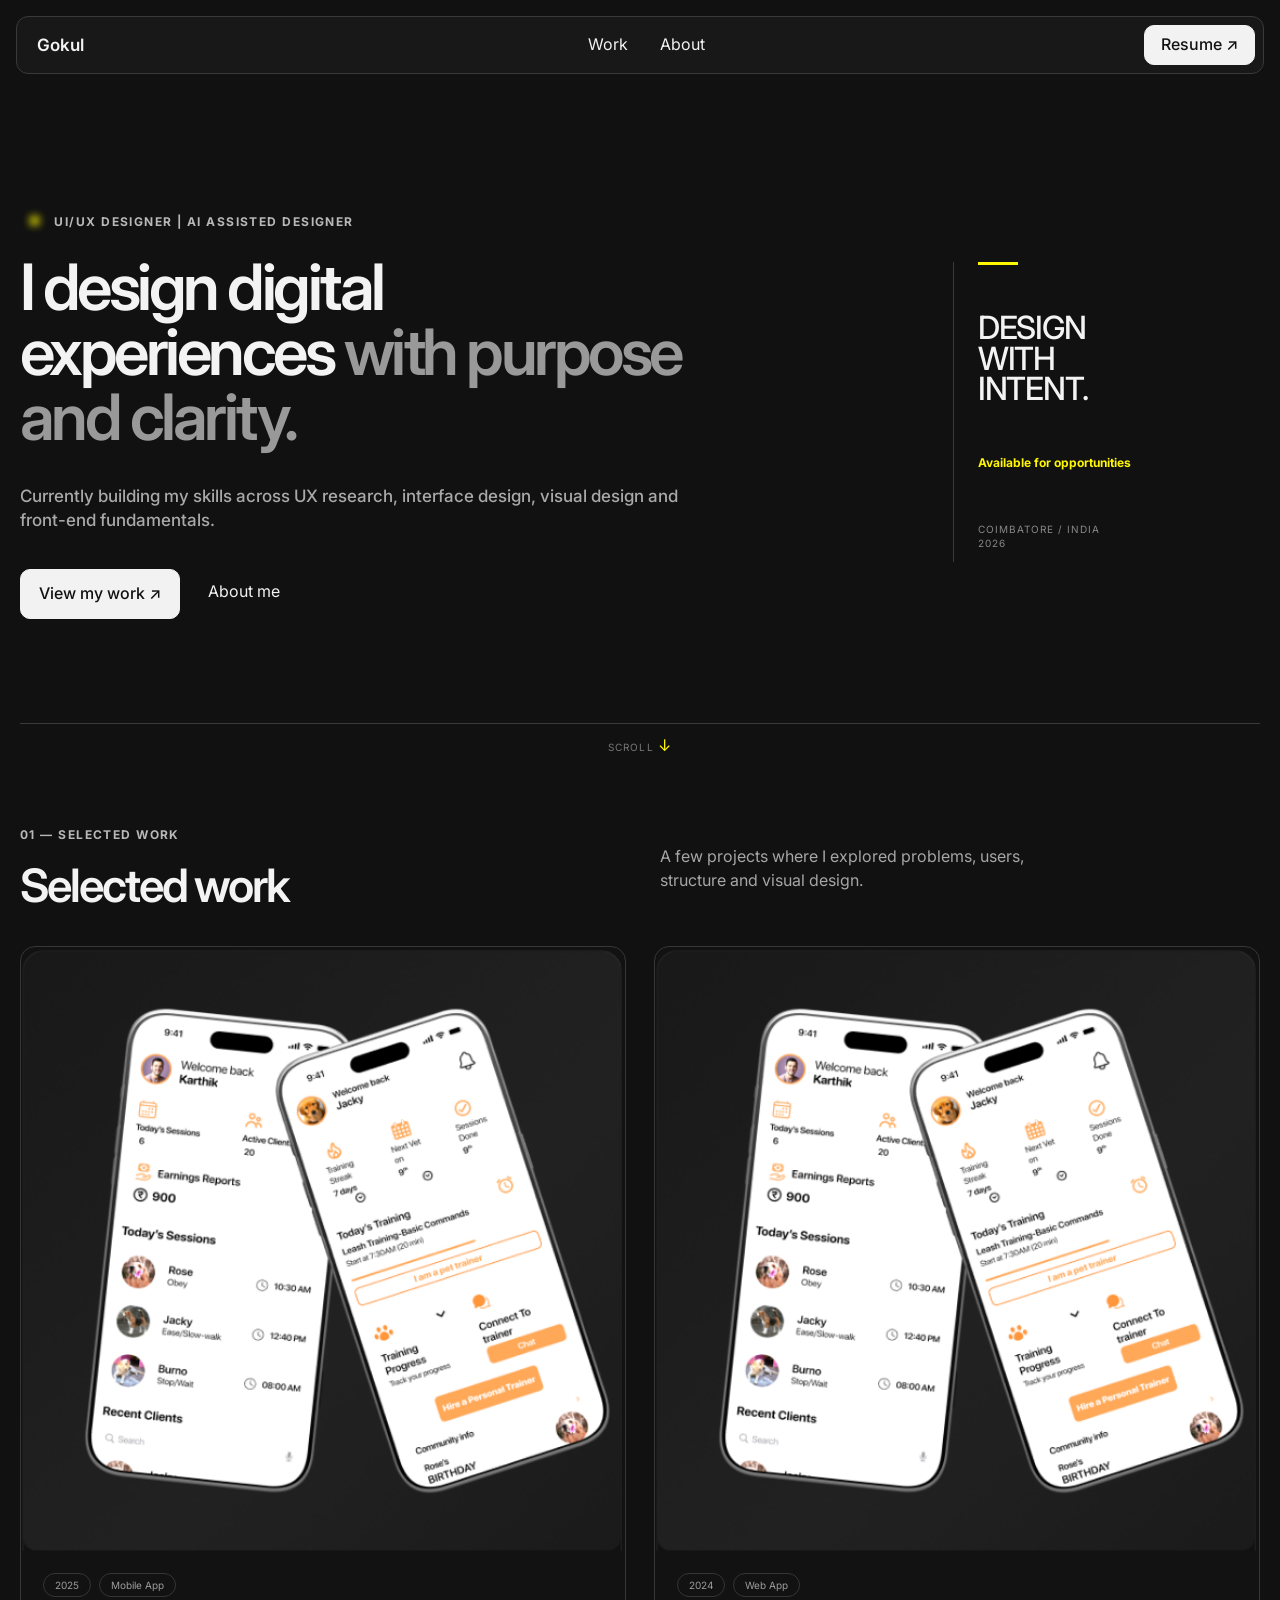
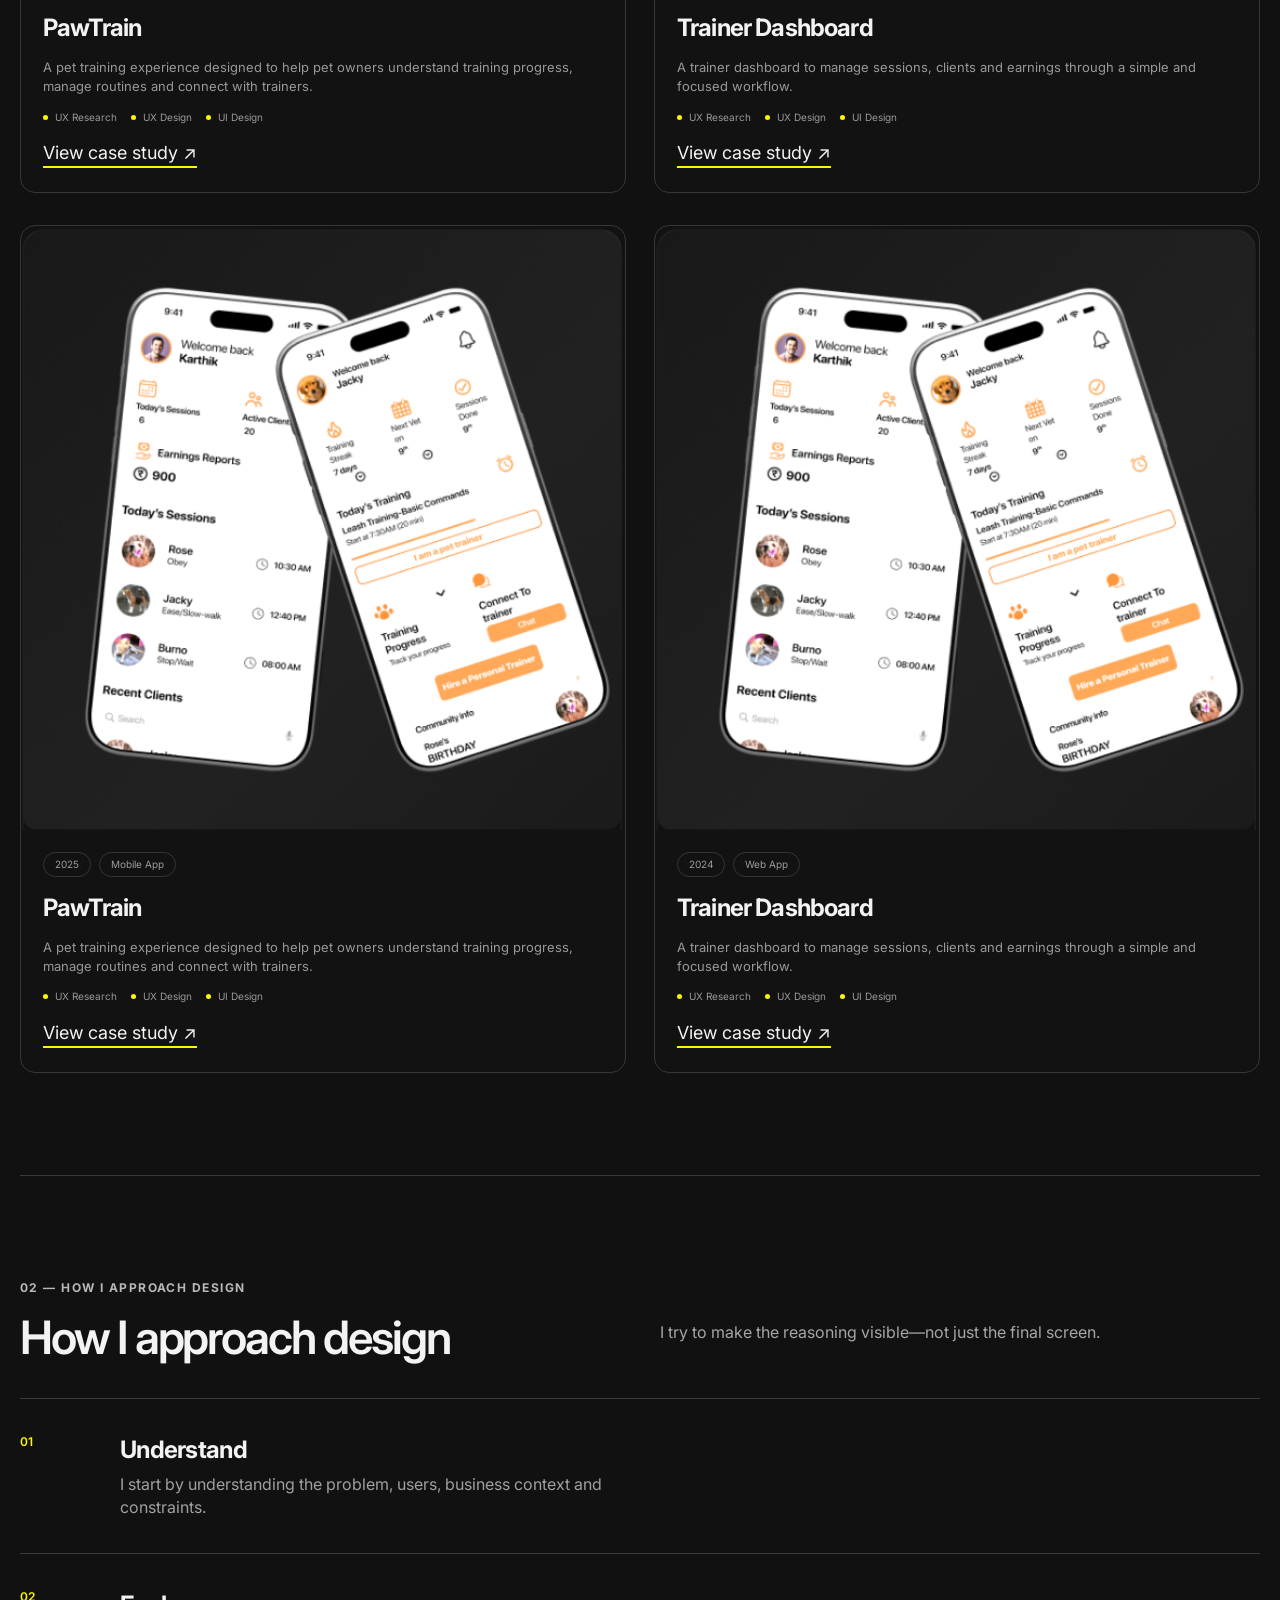
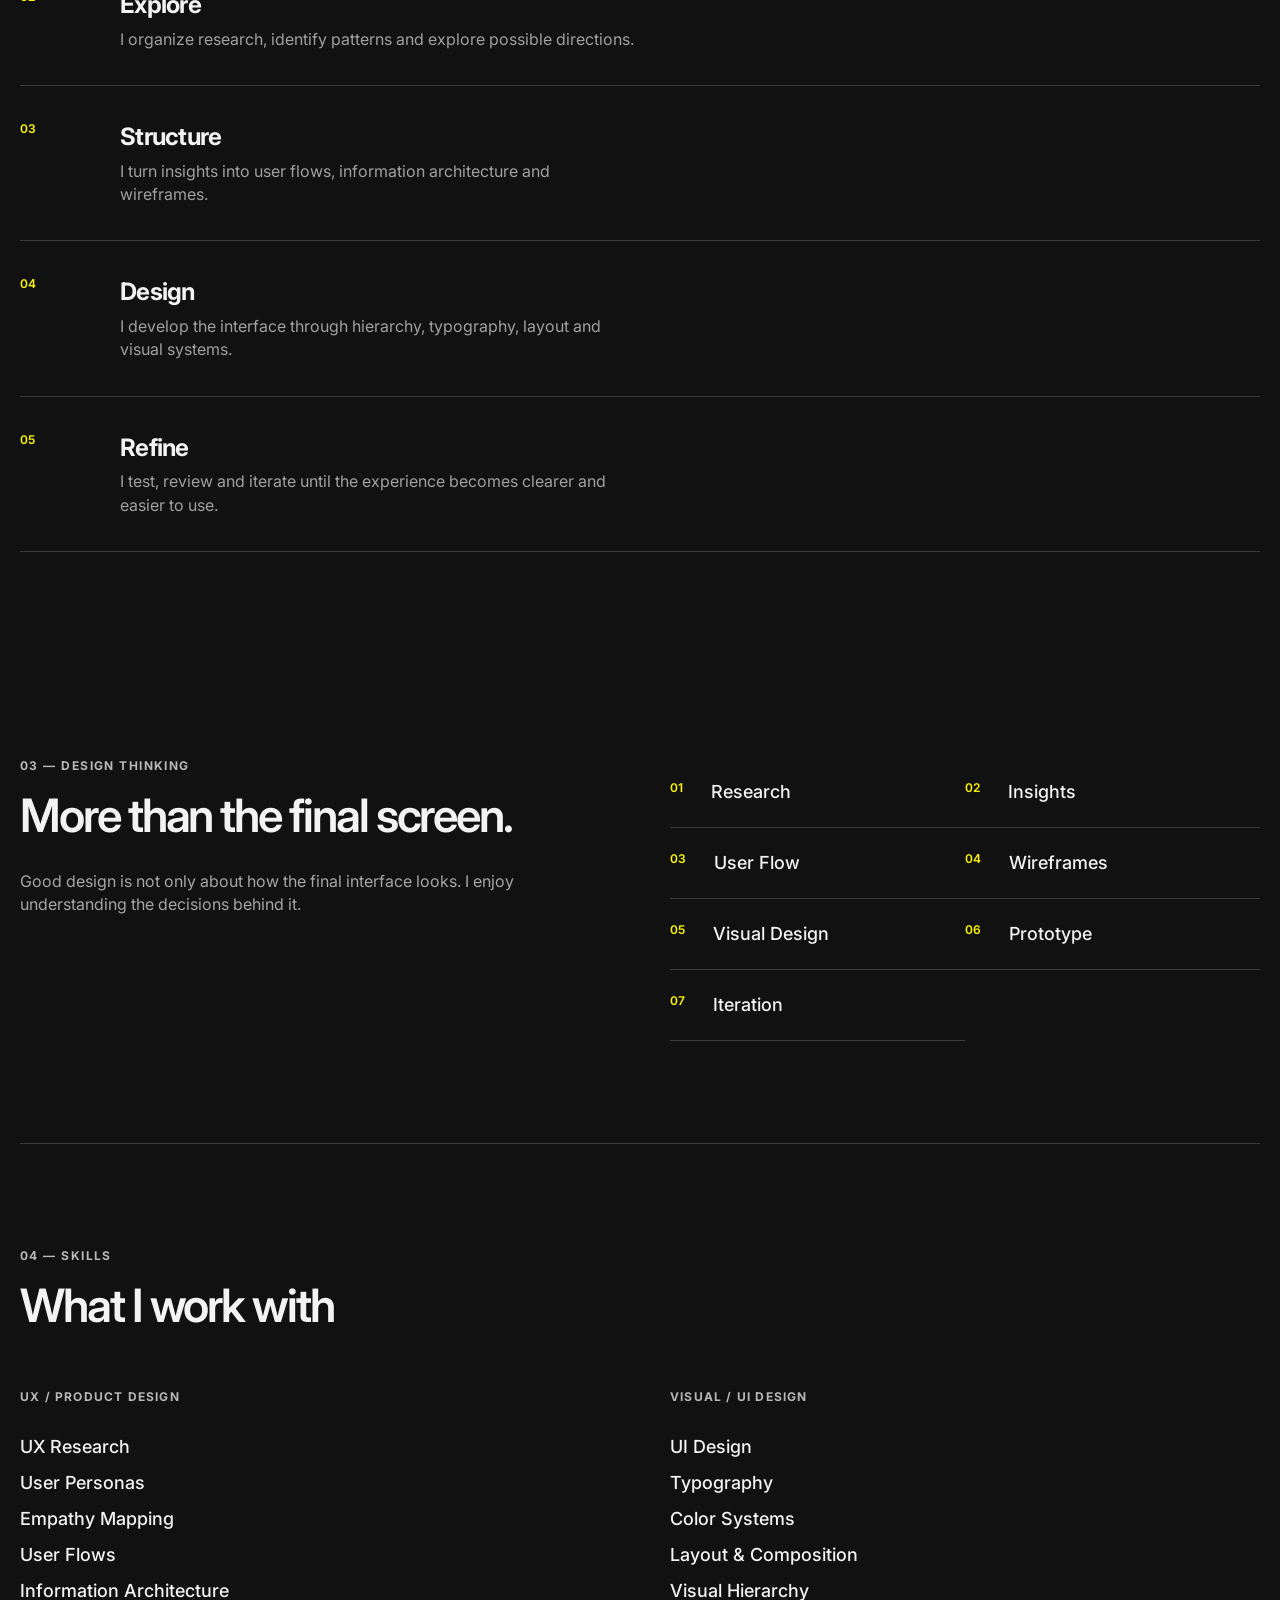
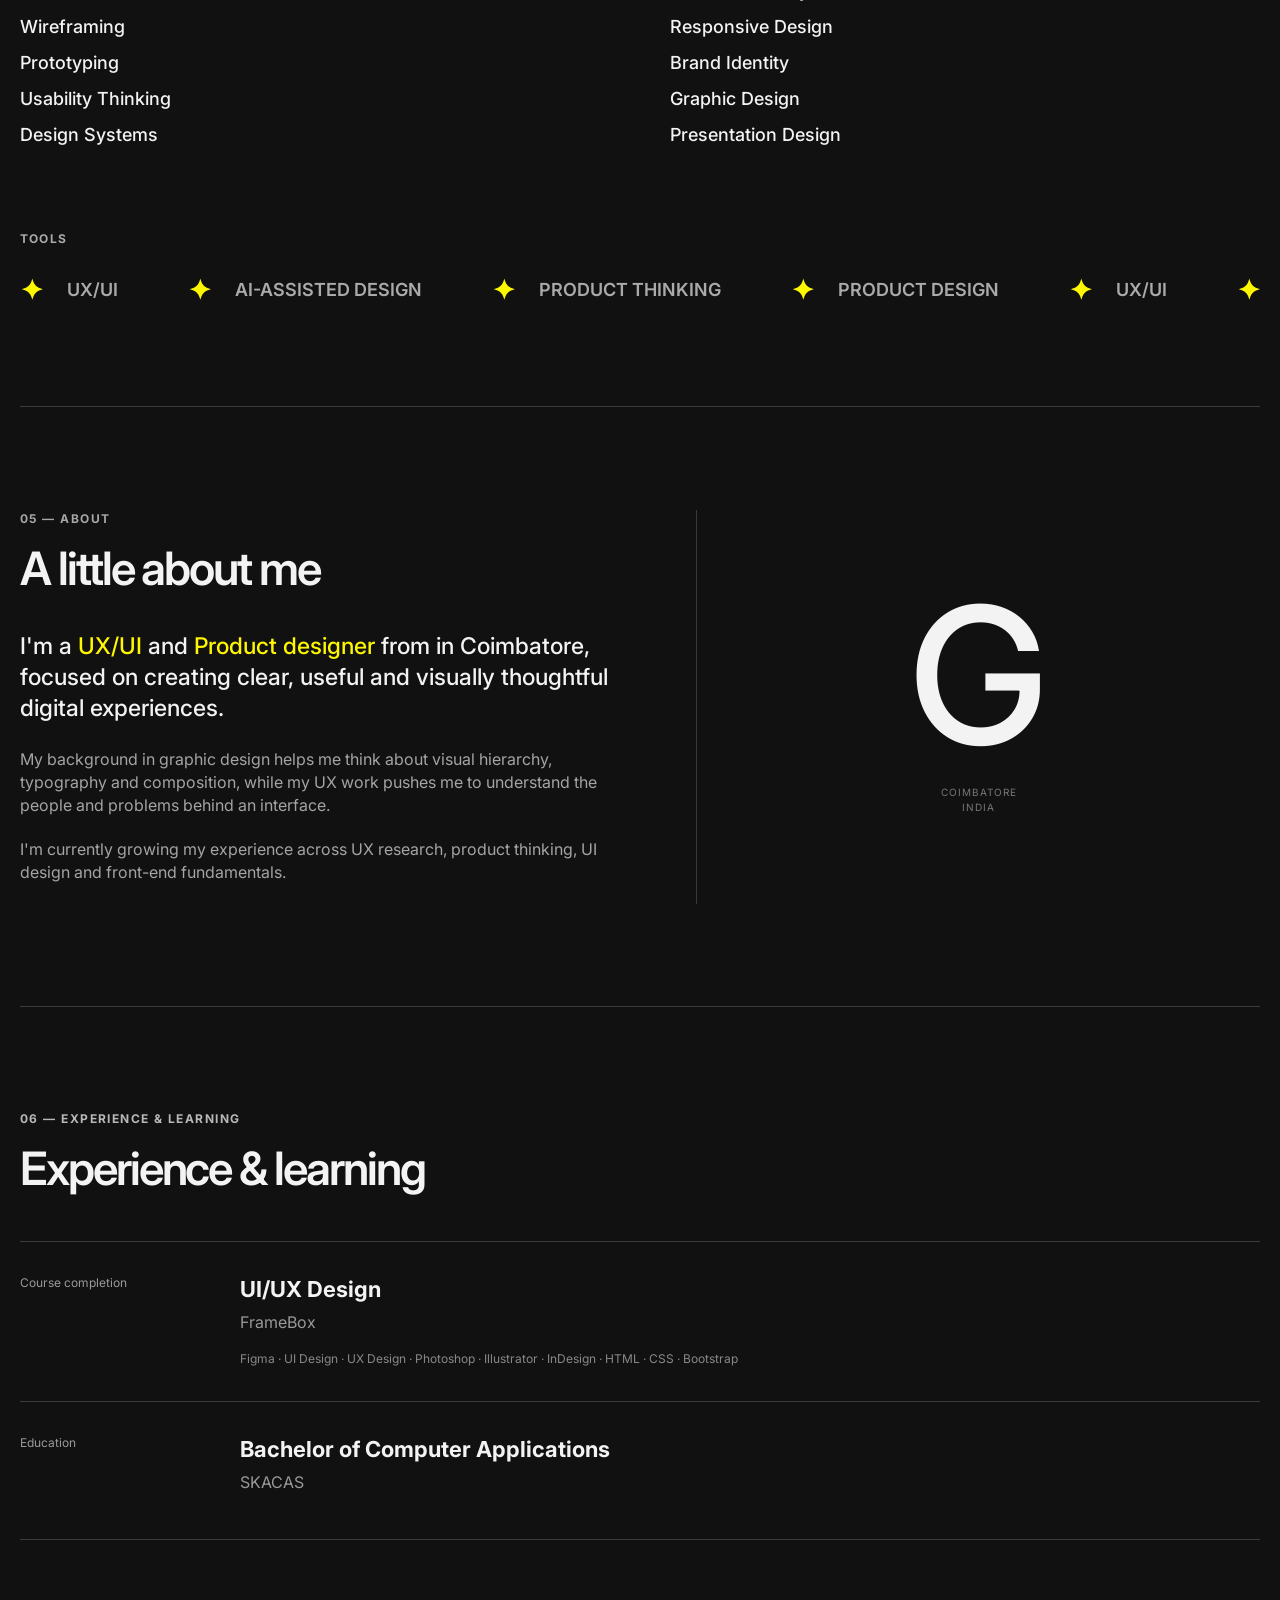
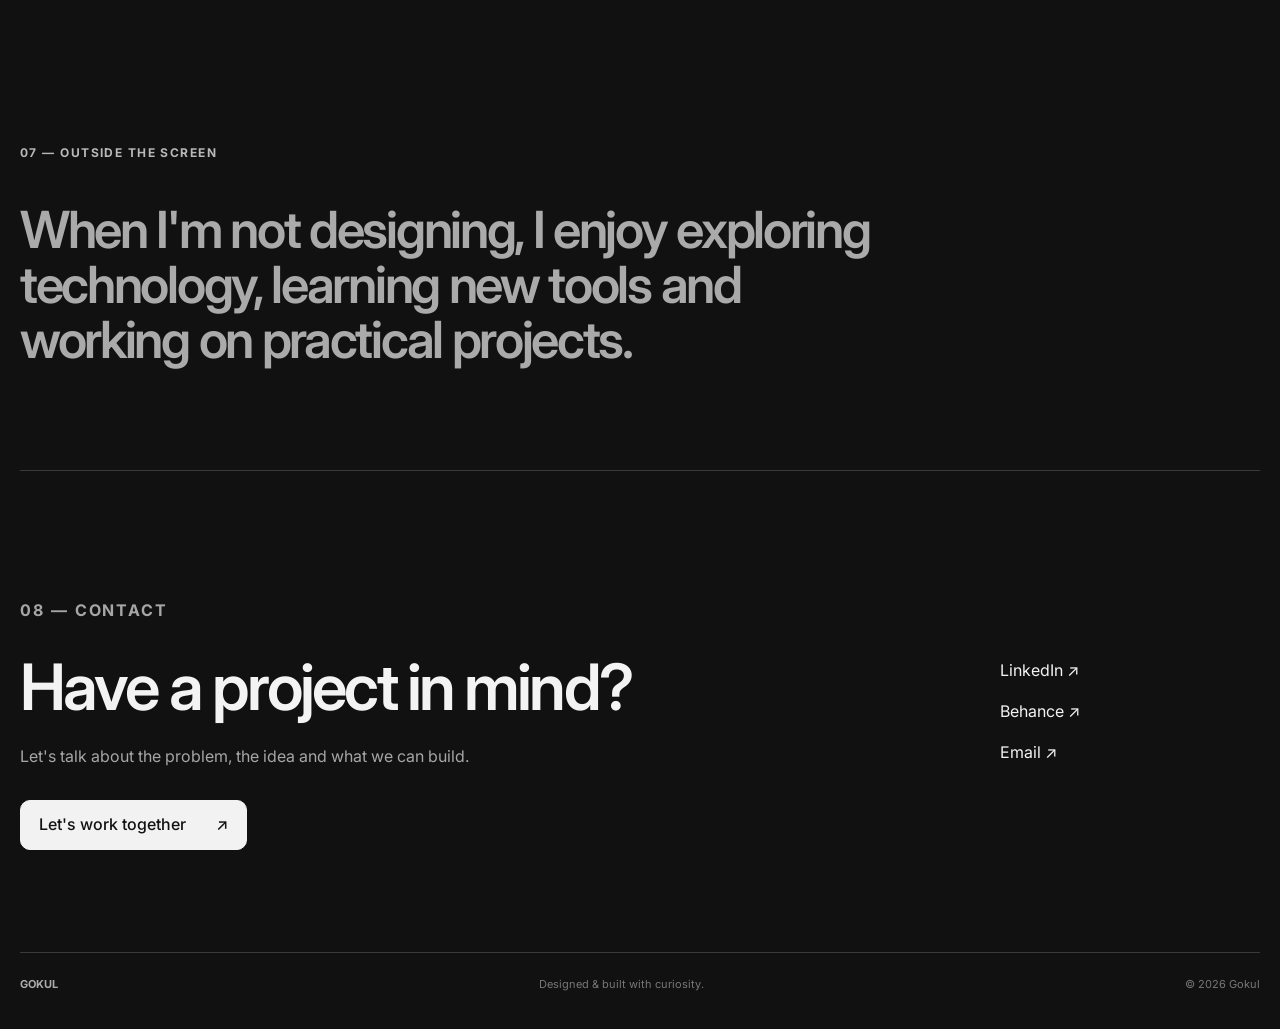
<file: index.html>
<!DOCTYPE html>
<html lang="en">
<head>
  <meta charset="UTF-8">
  <meta name="viewport" content="width=device-width, initial-scale=1.0">
  <meta name="description" content="Gokul — UI/UX Designer and Product Designer portfolio.">
  <title>Gokul — UI/UX Designer</title>
  <link rel="preconnect" href="https://fonts.googleapis.com">
  <link rel="preconnect" href="https://fonts.gstatic.com" crossorigin>
  <link href="https://fonts.googleapis.com/css2?family=Inter:wght@400;500;600;700&display=swap" rel="stylesheet">
  <link rel="stylesheet" href="style.css">
</head>
<body>
  <header class="site-nav">
    <a class="logo" href="#top" aria-label="Gokul home">Gokul</a>
    <nav class="nav-links" aria-label="Primary navigation">
      <a href="work.html">Work</a>
      <a href="about.html">About</a>
    </nav>
    <a class="button button-small" href="#" aria-label="Download resume">Resume ↗</a>
    <button class="menu-button" type="button" aria-label="Open menu" aria-expanded="false">
      <span></span><span></span><span></span>
    </button>
  </header>

  <main id="top">
    <section class="hero section">
      <div class="hero-main reveal">
        <p class="eyebrow">
         <img src="Text.png" alt="" class="accent-dot">
        UI/UX DESIGNER | AI Assisted Designer</p>
        <h1>I design digital<br>experiences <span>with purpose<br>and clarity.</span></h1>
        <p class="hero-copy">Currently building my skills across UX research, interface design, visual design and front-end fundamentals.</p>
        <div class="hero-actions">
          <a class="button" href="work.html">View my work ↗</a>
          <a class="text-link" href="#about">About me</a>
        </div>
      </div>
      <aside class="hero-side reveal">
        <span class="side-line"></span>
        <h2>DESIGN<br>WITH<br>INTENT.</h2>
        <strong>Available for opportunities</strong>
        <small>COIMBATORE / INDIA<br>2026</small>
      </aside>
      <div class="scroll-note">SCROLL <span>↓</span></div>
    </section>

    <section id="work" class="section work-section">
      <div class="section-heading reveal">
        <div>
          <p class="eyebrow">01 — SELECTED WORK</p>
          <h2>Selected work</h2>
        </div>
        <p>A few projects where I explored problems, users,<br>structure and visual design.</p>
      </div>

      <div class="work-grid">
        <article class="project-card reveal">
          <div class="project-media pawtrain-media">
            <img src="pawtrain-preview.png" alt="PawTrain mobile app screens">
          </div>
          <div class="project-body">
            <div class="tags"><span>2025</span><span>Mobile App</span></div>
            <h3>PawTrain</h3>
            <p>A pet training experience designed to help pet owners understand training progress, manage routines and connect with trainers.</p>
            <div class="skills-line"><span>UX Research</span><span>UX Design</span><span>UI Design</span></div>
            <a class="case-link" href="#">View case study ↗</a>
          </div>
        </article>

        <article class="project-card reveal">
          <div class="project-media dashboard-media">
           <img src="pawtrain-preview.png" alt="PawTrain mobile app screens"></div>
          <div class="project-body">
            <div class="tags"><span>2024</span><span>Web App</span></div>
            <h3>Trainer Dashboard</h3>
            <p>A trainer dashboard to manage sessions, clients and earnings through a simple and focused workflow.</p>
            <div class="skills-line"><span>UX Research</span><span>UX Design</span><span>UI Design</span></div>
            <a class="case-link" href="#">View case study ↗</a>
          </div>
        </article>

        <article class="project-card reveal">
          <div class="project-media pawtrain-media">
            <img src="pawtrain-preview.png" alt="PawTrain mobile app screens">
          </div>
          <div class="project-body">
            <div class="tags"><span>2025</span><span>Mobile App</span></div>
            <h3>PawTrain</h3>
            <p>A pet training experience designed to help pet owners understand training progress, manage routines and connect with trainers.</p>
            <div class="skills-line"><span>UX Research</span><span>UX Design</span><span>UI Design</span></div>
            <a class="case-link" href="#">View case study ↗</a>
          </div>
        </article>

       <article class="project-card reveal">
          <div class="project-media dashboard-media">
           <img src="pawtrain-preview.png" alt="PawTrain mobile app screens"></div>
          <div class="project-body">
            <div class="tags"><span>2024</span><span>Web App</span></div>
            <h3>Trainer Dashboard</h3>
            <p>A trainer dashboard to manage sessions, clients and earnings through a simple and focused workflow.</p>
            <div class="skills-line"><span>UX Research</span><span>UX Design</span><span>UI Design</span></div>
            <a class="case-link" href="#">View case study ↗</a>
          </div>
        </article>
    </section>

    <section class="section process-section">
      <div class="section-heading reveal">
        <div>
          <p class="eyebrow">02 — HOW I APPROACH DESIGN</p>
          <h2>How I approach design</h2>
        </div>
        <p>I try to make the reasoning visible—not just the final screen.</p>
      </div>

      <div class="process-list">
        <div class="process-row reveal"><span>01</span><div><h3>Understand</h3><p>I start by understanding the problem, users, business context and constraints.</p></div></div>
        <div class="process-row reveal"><span>02</span><div><h3>Explore</h3><p>I organize research, identify patterns and explore possible directions.</p></div></div>
        <div class="process-row reveal"><span>03</span><div><h3>Structure</h3><p>I turn insights into user flows, information architecture and wireframes.</p></div></div>
        <div class="process-row reveal"><span>04</span><div><h3>Design</h3><p>I develop the interface through hierarchy, typography, layout and visual systems.</p></div></div>
        <div class="process-row reveal"><span>05</span><div><h3>Refine</h3><p>I test, review and iterate until the experience becomes clearer and easier to use.</p></div></div>
      </div>
    </section>

    <section class="section thinking-section">
      <div class="thinking-copy reveal">
        <p class="eyebrow">03 — DESIGN THINKING</p>
        <h2>More than the final screen.</h2>
        <p>Good design is not only about how the final interface looks. I enjoy understanding the decisions behind it.</p>
      </div>
      <div class="thinking-list">
        <div class="thinking-item reveal"><span>01</span>Research</div>
        <div class="thinking-item reveal"><span>02</span>Insights</div>
        <div class="thinking-item reveal"><span>03</span>User Flow</div>
        <div class="thinking-item reveal"><span>04</span>Wireframes</div>
        <div class="thinking-item reveal"><span>05</span>Visual Design</div>
        <div class="thinking-item reveal"><span>06</span>Prototype</div>
        <div class="thinking-item reveal"><span>07</span>Iteration</div>
      </div>
    </section>

    <section class="section skills-section">
      <div class="section-title reveal">
        <p class="eyebrow">04 — SKILLS</p>
        <h2>What I work with</h2>
      </div>
      <div class="skills-columns">
        <div class="skill-group reveal">
          <h3>UX / PRODUCT DESIGN</h3>
          <ul>
            <li>UX Research</li><li>User Personas</li><li>Empathy Mapping</li><li>User Flows</li>
            <li>Information Architecture</li><li>Wireframing</li><li>Prototyping</li><li>Usability Thinking</li><li>Design Systems</li>
          </ul>
        </div>
        <div class="skill-group reveal">
          <h3>VISUAL / UI DESIGN</h3>
          <ul>
            <li>UI Design</li><li>Typography</li><li>Color Systems</li><li>Layout &amp; Composition</li>
            <li>Visual Hierarchy</li><li>Responsive Design</li><li>Brand Identity</li><li>Graphic Design</li><li>Presentation Design</li>
          </ul>
        </div>
      </div>
      <div class="tools reveal">
  <h3>TOOLS</h3>

  <div class="ticker">
    <div class="ticker-track">

      <div class="ticker-item">
        <span class="ticker-star">✦</span>
        UX/UI
      </div>

      <div class="ticker-item">
        <span class="ticker-star">✦</span>
        AI-ASSISTED DESIGN
      </div>

      <div class="ticker-item">
        <span class="ticker-star">✦</span>
        PRODUCT THINKING
      </div>

      <div class="ticker-item">
        <span class="ticker-star">✦</span>
        PRODUCT DESIGN
      </div>

      <!-- Duplicate -->
      <div class="ticker-item">
        <span class="ticker-star">✦</span>
        UX/UI
      </div>

      <div class="ticker-item">
        <span class="ticker-star">✦</span>
        AI-ASSISTED DESIGN
      </div>

      <div class="ticker-item">
        <span class="ticker-star">✦</span>
        PRODUCT THINKING
      </div>

      <div class="ticker-item">
        <span class="ticker-star">✦</span>
        PRODUCT DESIGN
      </div>

    </div>
  </div>
</div>
    </section>

    <section id="about" class="section about-section">
      <div class="about-copy reveal">
        <p class="eyebrow">05 — ABOUT</p>
        <h2>A little about me</h2>
        <p class="about-lead">I'm a <mark>UX/UI</mark> and <mark>Product designer</mark> from in Coimbatore, focused on creating clear, useful and visually thoughtful digital experiences.</p>
        <p>My background in graphic design helps me think about visual hierarchy, typography and composition, while my UX work pushes me to understand the people and problems behind an interface.</p>
        <p>I'm currently growing my experience across UX research, product thinking, UI design and front-end fundamentals.</p>
      </div>
      <div class="about-mark reveal">
        <strong>G</strong>
        <small>COIMBATORE<br>INDIA</small>
      </div>
    </section>

    <section class="section experience-section">
      <div class="section-title reveal">
        <p class="eyebrow">06 — EXPERIENCE &amp; LEARNING</p>
        <h2>Experience &amp; learning</h2>
      </div>
      <div class="experience-list">
        <div class="experience-row reveal">
          <span>Course completion</span>
          <div><h3>UI/UX Design</h3><p>FrameBox</p><small>Figma · UI Design · UX Design · Photoshop · Illustrator · InDesign · HTML · CSS · Bootstrap</small></div>
        </div>
        <div class="experience-row reveal">
          <span>Education</span>
          <div><h3>Bachelor of Computer Applications</h3><p>SKACAS</p></div>
        </div>
      </div>
    </section>

    <section class="section outside-section">
      <p class="eyebrow reveal">07 — OUTSIDE THE SCREEN</p>
      <h2 class="reveal">When I'm not designing, I enjoy exploring technology, learning new tools and working on practical projects.</h2>
    </section>

    <section id="contact" class="section contact-section">
      <div class="contact-main reveal">
        <p class="eyebrow">08 — CONTACT</p>
        <h2>Have a project in mind?</h2>
        <p>Let's talk about the problem, the idea and what we can build.</p>
        <a class="button" href="mailto:gokulb020@gmail.com">Let's work together <span>↗</span></a>
      </div>
      <div class="contact-links reveal">
        <a href="https://www.linkedin.com/in/gokuluiux/" target="_blank" rel="noopener">LinkedIn ↗</a>
        <a href="#" target="_blank" rel="noopener">Behance ↗</a>
        <a href="mailto:gokulb020@gmail.com">Email ↗</a>
      </div>
    </section>
  </main>

  <footer class="footer">
    <strong>GOKUL</strong>
    <span>Designed &amp; built with curiosity.</span>
    <span>© 2026 Gokul</span>
  </footer>

  <script src="main.js"></script>
</body>
</html>
</file>
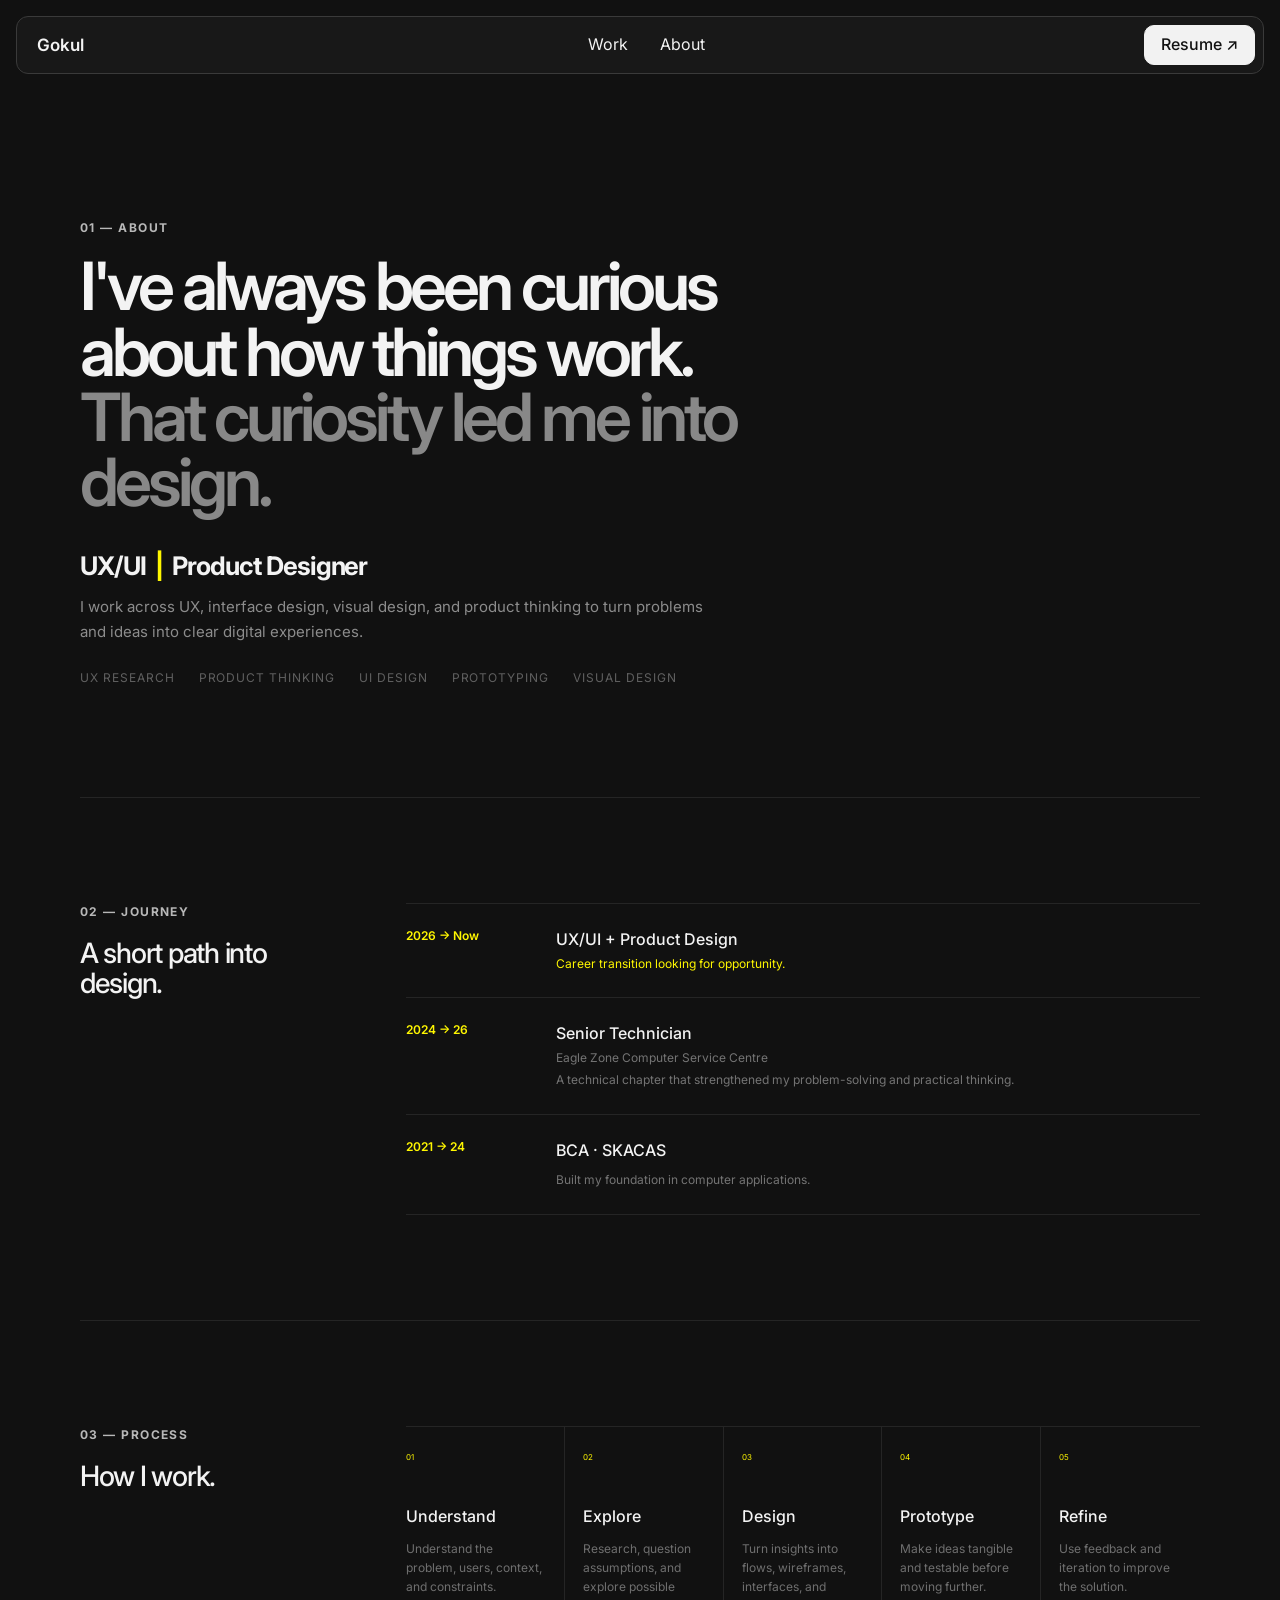
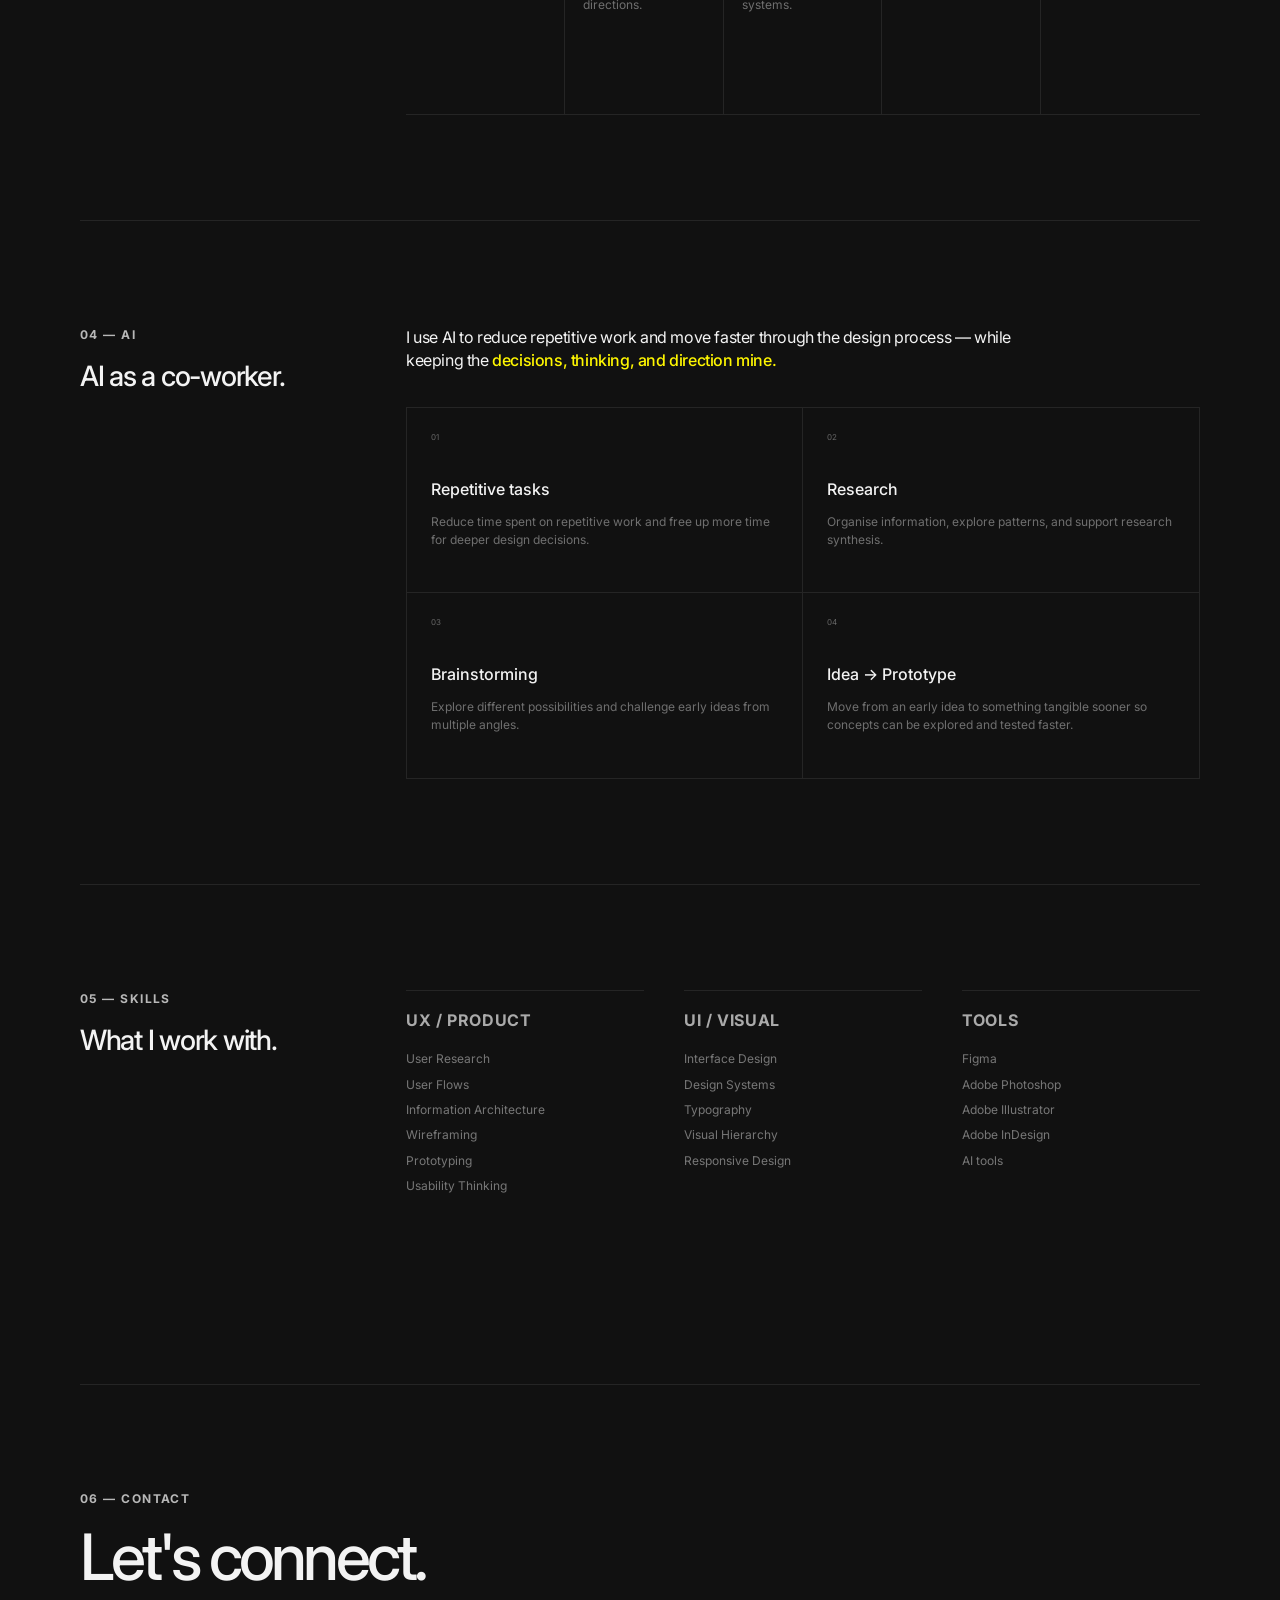
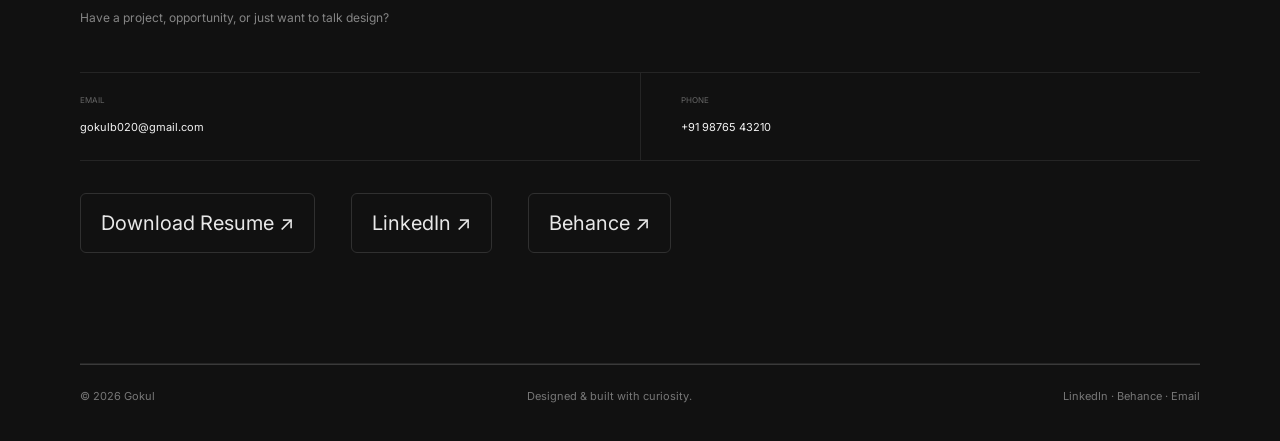
<file: about.html>
<!DOCTYPE html>
<html lang="en">
<head>
  <meta charset="UTF-8">
  <meta name="viewport" content="width=device-width, initial-scale=1.0">
  <meta name="description" content="About Gokul — UI/UX and Product Designer.">
  <title>About — Gokul</title>
  <link rel="preconnect" href="https://fonts.googleapis.com">
  <link rel="preconnect" href="https://fonts.gstatic.com" crossorigin>
  <link href="https://fonts.googleapis.com/css2?family=Inter:wght@400;500;600;700&display=swap" rel="stylesheet">
  <link rel="stylesheet" href="style.css">
  <link rel="stylesheet" href="about.css">
</head>
<body class="about-page">
  <header class="site-nav">
    <a class="logo" href="index.html" aria-label="Gokul home">Gokul</a>
    <nav class="nav-links" aria-label="Primary navigation">
      <a href="work.html">Work</a>
      <a href="about.html" aria-current="page">About</a>
    </nav>
    <a class="button button-small" href="#contact" aria-label="Go to contact">Resume ↗</a>
    <button class="menu-button" type="button" aria-label="Open menu" aria-expanded="false">
      <span></span><span></span><span></span>
    </button>
  </header>

  <main>
    <section class="about-intro about-shell reveal">
      <p class="eyebrow">01 — ABOUT</p>
      <h1>I've always been curious<br class="desktop-break"> about how things work.<br><span>That curiosity led me into design.</span></h1>
      <h2>UX/UI <i>|</i> Product Designer</h2>
      <p class="intro-copy">I work across UX, interface design, visual design, and product thinking to turn problems and ideas into clear digital experiences.</p>
      <div class="intro-tags" aria-label="Design areas">
        <span>UX RESEARCH</span>
        <span>PRODUCT THINKING</span>
        <span>UI DESIGN</span>
        <span>PROTOTYPING</span>
        <span>VISUAL DESIGN</span>
      </div>
    </section>

    <section class="about-section about-shell about-journey reveal">
      <div class="about-section-title">
        <p class="eyebrow">02 — Journey</p>
        <h2>A short path into design.</h2>
      </div>
      <div class="journey-list">
        <article class="journey-row">
          <div class="journey-year">2026 → Now</div>
          <div>
            <h3>UX/UI + Product Design</h3>
            <p class="highlight">Career transition looking for opportunity.</p>
          </div>
        </article>
        <article class="journey-row">
          <div class="journey-year">2024 → 26</div>
          <div>
            <h3>Senior Technician</h3>
            <p>Eagle Zone Computer Service Centre</p>
            <small>A technical chapter that strengthened my problem-solving and practical thinking.</small>
          </div>
        </article>
        <article class="journey-row">
          <div class="journey-year">2021 → 24</div>
          <div>
            <h3>BCA · SKACAS</h3>
            <small>Built my foundation in computer applications.</small>
          </div>
        </article>
      </div>
    </section>

    <section class="about-section about-shell process-about reveal">
      <div class="about-section-title">
        <p class="eyebrow">03 — Process</p>
        <h2>How I work.</h2>
      </div>
      <div class="process-grid">
        <article><span>01</span><h3>Understand</h3><p>Understand the problem, users, context, and constraints.</p></article>
        <article><span>02</span><h3>Explore</h3><p>Research, question assumptions, and explore possible directions.</p></article>
        <article><span>03</span><h3>Design</h3><p>Turn insights into flows, wireframes, interfaces, and systems.</p></article>
        <article><span>04</span><h3>Prototype</h3><p>Make ideas tangible and testable before moving further.</p></article>
        <article><span>05</span><h3>Refine</h3><p>Use feedback and iteration to improve the solution.</p></article>
      </div>
    </section>

    <section class="about-section about-shell ai-section reveal">
      <div class="about-section-title">
        <p class="eyebrow">04 — AI</p>
        <h2>AI as a co-worker.</h2>
      </div>
      <div class="ai-content">
        <p class="ai-lead">I use AI to reduce repetitive work and move faster through the design process — while keeping the <strong>decisions, thinking, and direction mine.</strong></p>
        <div class="ai-grid">
          <article><span>01</span><h3>Repetitive tasks</h3><p>Reduce time spent on repetitive work and free up more time for deeper design decisions.</p></article>
          <article><span>02</span><h3>Research</h3><p>Organise information, explore patterns, and support research synthesis.</p></article>
          <article><span>03</span><h3>Brainstorming</h3><p>Explore different possibilities and challenge early ideas from multiple angles.</p></article>
          <article><span>04</span><h3>Idea → Prototype</h3><p>Move from an early idea to something tangible sooner so concepts can be explored and tested faster.</p></article>
        </div>
      </div>
    </section>

    <section class="about-section about-shell skills-about reveal">
      <div class="about-section-title">
        <p class="eyebrow">05 — Skills</p>
        <h2>What I work with.</h2>
      </div>
      <div class="about-skills-grid">
        <div>
          <h3>UX / PRODUCT</h3>
          <ul>
            <li>User Research</li><li>User Flows</li><li>Information Architecture</li><li>Wireframing</li><li>Prototyping</li><li>Usability Thinking</li>
          </ul>
        </div>
        <div>
          <h3>UI / VISUAL</h3>
          <ul>
            <li>Interface Design</li><li>Design Systems</li><li>Typography</li><li>Visual Hierarchy</li><li>Responsive Design</li>
          </ul>
        </div>
        <div>
          <h3>TOOLS</h3>
          <ul>
            <li>Figma</li><li>Adobe Photoshop</li><li>Adobe Illustrator</li><li>Adobe InDesign</li><li>AI tools</li>
          </ul>
        </div>
      </div>
    </section>

    <section id="contact" class="about-section about-shell contact-about reveal">
      <p class="eyebrow">06 — Contact</p>
      <h2>Let's connect.</h2>
      <p class="contact-lead">Have a project, opportunity, or just want to talk design?</p>
      <div class="contact-details">
        <div><span>EMAIL</span><a href="mailto:gokulb020@gmail.com">gokulb020@gmail.com</a></div>
        <div><span>PHONE</span><a href="tel:+919876543210">+91 98765 43210</a></div>
      </div>
      <div class="contact-actions">
        <a class="about-link-accent" href="#">Download Resume ↗</a>
        <a href="https://www.linkedin.com/in/gokuluiux/" target="_blank" rel="noopener">LinkedIn ↗</a>
        <a href="#" target="_blank" rel="noopener">Behance ↗</a>
      </div>
    </section>
  </main>

  <footer class="footer about-footer">
    <span>© 2026 Gokul</span>
    <span>Designed &amp; built with curiosity.</span>
    <span>LinkedIn · Behance · Email</span>
  </footer>

  <script src="main.js"></script>
</body>
</html>
</file>
<file: style.css>
/* ------------------------------
   Gokul Portfolio
   Simple reusable CSS
------------------------------ */

:root {
  --bg: #111111;
  --surface: #171717;
  --surface-2: #1d1d1d;
  --text: #f3f3f3;
  --muted: #a5a5a5;
  --line: #3a3a3a;
  --accent: #fff700;
  --radius: 14px;
  --max-width: 1424px;
  --space: clamp(72px, 8vw, 128px);
}

* { box-sizing: border-box; }

html { scroll-behavior: smooth; }

body {
  margin: 0;
  background: var(--bg);
  color: var(--text);
  font-family: "Inter", Arial, sans-serif;
  font-size: 16px;
  line-height: 1.45;
  -webkit-font-smoothing: antialiased;
}

a { color: inherit; text-decoration: none; }

button, a { -webkit-tap-highlight-color: transparent; }

.site-nav {
  position: sticky;
  top: 16px;
  z-index: 10;
  width: calc(100% - 32px);
  max-width: 1424px;
  margin: 16px auto 0;
  padding: 8px 8px 8px 20px;
  min-height: 56px;
  display: grid;
  grid-template-columns: 1fr auto 1fr;
  align-items: center;
  background: #181818;
  border: 1px solid #3a3a3a;
  border-radius: 12px;
  backdrop-filter: blur(10px);
}

.logo { font-weight: 600; font-size: 17px; }

.nav-links {
  display: flex;
  gap: 32px;
  justify-content: center;
}

.nav-links a,
.text-link,
.contact-links a { transition: color .2s ease; }

.nav-links a:hover,
.text-link:hover,
.contact-links a:hover { color: var(--accent); }

.button {
  position: relative;
  isolation: isolate;
  overflow: hidden;
  display: inline-flex;
  align-items: center;
  justify-content: space-between;
  gap: 30px;
  min-height: 50px;
  padding: 0 18px;
  background: #f2f2f2;
  color: #111;
  border: 1px solid #f2f2f2;
  border-radius: 10px;
  font-weight: 500;
  transition: color .25s ease, transform .25s ease, border-color .25s ease;
}

.button::before {
  content: "";
  position: absolute;
  inset: 0;
  z-index: -1;
  background: var(--accent);
  transform: translateY(101%);
  transition: transform .25s ease;
}

.button span {
  display: inline-block;
  transition: transform .25s ease;
}

.button:hover {
  color: #111;
  border-color: var(--accent);
  transform: translateY(-3px);
}

.button:hover::before { transform: translateY(0); }
.button:hover span { transform: translateX(4px); }

.text-link {
  position: relative;
  padding-bottom: 4px;
}

.text-link::after,
.case-link::after {
  content: "";
  position: absolute;
  left: 0;
  bottom: -2px;
  width: 100%;
  height: 1px;
  background: var(--accent);
  transform: scaleX(0);
  transform-origin: right;
  transition: transform .25s ease;
}

.text-link:hover::after {
  transform: scaleX(1);
  transform-origin: left;
}

.button-small {
  justify-self: end;
  min-height: 40px;
  padding: 0 16px;
}

.menu-button { display: none; }

.section {
  width: min(calc(100% - 40px), var(--max-width));
  margin: 0 auto;
  padding: var(--space) 0;
}

.hero {
  min-height: 650px;
  display: grid;
  grid-template-columns: minmax(0, 2fr) minmax(280px, .7fr);
  column-gap: 56px;
  align-items: center;
  position: relative;
  padding-top: 130px;
  border-bottom: 1px solid var(--line);
}

.eyebrow {
  margin: 0 0 18px;
  color: #b8b8b8;
  font-size: 12px;
  font-weight: 700;
  letter-spacing: .12em;
  text-transform: uppercase;
}



.accent-dot {
  width: 30px;
  height: 30px;
  vertical-align: -10px;
  object-fit: contain;

  animation: dotBlink 2s ease-in-out infinite;
}

@keyframes dotBlink {
  0%, 100% {
    opacity: 1;
    transform: scale(1);
  }

  50% {
    opacity: 0.45;
    transform: scale(0.9);
  }
}        


.hero h1 {
  max-width: 900px;
  margin: 0;
  font-size: clamp(52px, 5vw, 72px);
  line-height: 1.02;
  letter-spacing: -.055em;
  font-weight: 600;
}

.hero h1 span { color: #999; }

.hero-copy {
  max-width: 680px;
  margin: 34px 0 36px;
  color: #a9a9a9;
  font-size: 17px;
  font-weight: 500;
}

.hero-actions { display: flex; align-items: center; gap: 28px; }

.hero-side {
  align-self: center;
  min-height: 300px;
  padding-left: 24px;
  border-left: 1px solid var(--line);
}

.side-line {
  display: block;
  width: 40px;
  height: 3px;
  margin-bottom: 48px;
  background: var(--accent);
}

.hero-side h2 {
  margin: 0;
  font-size: 32px;
  line-height: .95;
  letter-spacing: -.04em;
  font-weight: 500;
}

.hero-side strong {
  display: block;
  margin-top: 50px;
  color: var(--accent);
  font-size: 12px;
}

.hero-side small {
  display: block;
  margin-top: 50px;
  color: #888;
  font-size: 10px;
  letter-spacing: .1em;
}

.scroll-note {
  position: absolute;
  left: 50%;
  bottom: -34px;
  transform: translateX(-50%);
  padding: 0 12px;
  background: var(--bg);
  color: #777;
  font-size: 10px;
  letter-spacing: .12em;
}

.scroll-note span { color: var(--accent); font-size: 16px; }

.section-heading {
  display: grid;
  grid-template-columns: 1fr 1fr;
  gap: 40px;
  align-items: end;
  margin-bottom: 38px;
}

.section-heading h2,
.section-title h2,
.thinking-copy h2,
.about-copy h2,
.outside-section h2,
.contact-main h2 {
  margin: 0;
  font-size: clamp(30px, 4vw, 46px);
  line-height: 1;
  letter-spacing: -.045em;
  font-weight: 600;
}

.section-heading > p,
.thinking-copy > p:last-child,
.contact-main > p,
.about-copy > p:not(.about-lead) {
  color: #a6a6a6;
}

.work-grid {
  display: grid;
  grid-template-columns: repeat(2, minmax(0, 1fr));
  gap: 32px 28px;
}

.project-card {
  overflow: hidden;
  border: 1px solid #373737;
  border-radius: 15px;
  background: #121212;
  transition: transform .25s ease, border-color .25s ease;
}

.project-card:hover {
  border-color: #5a5a5a;
}
/* Selected Work — image zoom */
.project-media {
  overflow: hidden;
}

.project-media img {
  width: 100%;
  height: 100%;
  object-fit: cover;
  display: block;
  transition: transform 0.6s cubic-bezier(0.22, 1, 0.36, 1);
}

.project-card:hover .project-media img {
  transform: scale(1.08);
}

.pawtrain-media img {
  width: 100%;
  height: 100%;
  object-fit: cover;
  display: block;
}

.dashboard-media {
  flex-direction: column;
  color: #aaa;
}

.dashboard-media strong { font-size: 14px; }
.dashboard-media small { margin-top: 6px; color: #666; font-size: 9px; }

.project-body { padding: 22px 22px 24px; }

.tags {
  display: flex;
  gap: 8px;
  margin-bottom: 14px;
}

.tags span {
  padding: 4px 11px;
  border: 1px solid #353535;
  border-radius: 999px;
  color: #9c9c9c;
  font-size: 10px;
}

.project-body h3 {
  margin: 0 0 12px;
  font-size: 24px;
  letter-spacing: -.035em;
}

.project-body p {
  max-width: 560px;
  margin: 0 0 14px;
  color: #999;
  font-size: 13px;
}

.skills-line {
  display: flex;
  flex-wrap: wrap;
  gap: 14px;
  margin-bottom: 16px;
  color: #999;
  font-size: 10px;
}

.skills-line span::before {
  content: "";
  display: inline-block;
  width: 5px;
  height: 5px;
  margin: 0 7px 1px 0;
  border-radius: 50%;
  background: var(--accent);
}

.case-link {
  display: inline-block;
  font-size: 18px;
  border-bottom: 2px solid var(--accent);
  transition: transform .2s ease;
}

.case-link:hover { transform: translateX(4px); }

.process-section { border-top: 1px solid var(--line); }

.process-list { border-top: 1px solid var(--line); }

.process-row {
  display: grid;
  grid-template-columns: 68px minmax(0, 1fr);
  gap: 32px;
  padding: 34px 0;
  border-bottom: 1px solid var(--line);
}

.process-row > span,
.thinking-item > span {
  color: var(--accent);
  font-size: 12px;
  font-weight: 600;
}

.process-row h3 {
  margin: 0 0 5px;
  font-size: 24px;
  letter-spacing: -.03em;
}

.process-row p {
  max-width: 520px;
  margin: 0;
  color: #a0a0a0;
}

.thinking-section {
  display: grid;
  grid-template-columns: 1fr 1fr;
  gap: 60px;
  border-bottom: 1px solid var(--line);
}

.thinking-copy > p:last-child {
  max-width: 650px;
  margin-top: 32px;
}

.thinking-list {
  display: grid;
  grid-template-columns: repeat(2, 1fr);
  align-content: start;
}

.thinking-item {
  display: flex;
  gap: 28px;
  padding: 22px 0;
  border-bottom: 1px solid var(--line);
  font-size: 18px;
  font-weight: 500;
}

.skills-section { border-bottom: 1px solid var(--line); }

.skills-columns {
  display: grid;
  grid-template-columns: 1fr 1fr;
  gap: 60px;
  margin-top: 60px;
}

.skill-group h3,
.tools h3 {
  margin: 0 0 28px;
  color: #aaa;
  font-size: 12px;
  letter-spacing: .1em;
}

.skill-group:first-child h3,
.skill-group:nth-child(2) h3 { color: #b6b6b6; }

.skill-group ul {
  padding: 0;
  margin: 0;
  list-style: none;
}

.skill-group li {
  margin-bottom: 10px;
  font-size: 18px;
  font-weight: 500;
}

.tools { margin-top: 72px; }

.tool-list { display: flex; flex-wrap: wrap; gap: 10px; }

.ticker {
  width: 100%;
  overflow: hidden;
  white-space: nowrap;
}

.ticker-track {
  display: flex;
  width: max-content;
  align-items: center;
  gap: 70px;

  animation: tickerMove 18s linear infinite;
}

.ticker-item {
  display: flex;
  align-items: center;
  gap: 24px;

  color: #aaa;
  font-size: 18px;
  font-weight: 600;
  white-space: nowrap;
}

.ticker-star {
  color: #FFF700;
  font-size: 28px;
  line-height: 1;
}

@keyframes tickerMove {
  from {
    transform: translateX(0);
  }

  to {
    transform: translateX(-50%);
  }
}

.about-section {
  display: grid;
  grid-template-columns: 1.2fr 1fr;
  min-height: 500px;
  border-bottom: 1px solid var(--line);
}

.about-copy { padding-right: 60px; }

.about-lead {
  max-width: 690px;
  margin: 40px 0 24px;
  font-size: 23px;
  line-height: 1.35;
  font-weight: 500;
}

.about-copy > p:not(.eyebrow):not(.about-lead) {
  max-width: 700px;
  margin: 0 0 20px;
  color: #a4a4a4;
}

mark {
  padding: 0;
  color: var(--accent);
  background: transparent;
}

.about-mark {
  display: flex;
  flex-direction: column;
  align-items: center;
  justify-content: center;
  border-left: 1px solid var(--line);
}

.about-mark strong {
  font-size: 190px;
  line-height: .8;
  font-weight: 500;
}

.about-mark small {
  margin-top: 34px;
  color: #777;
  font-size: 10px;
  text-align: center;
  letter-spacing: .1em;
}

.experience-list { margin-top: 50px; border-top: 1px solid var(--line); }

.experience-row {
  display: grid;
  grid-template-columns: 220px minmax(0, 1fr);
  gap: 0;
  padding: 32px 0;
  border-bottom: 1px solid var(--line);
}

.experience-row > span {
  color: #999;
  font-size: 12px;
}

.experience-row h3 { margin: 0; font-size: 22px; }
.experience-row p { margin: 5px 0 12px; color: #999; }
.experience-row small { color: #888; font-size: 12px; }

.outside-section {
  min-height: 380px;
  border-bottom: 1px solid var(--line);
}

.outside-section h2 {
  max-width: 850px;
  margin-top: 40px;
  color: #aaa;
  font-size: clamp(34px, 4vw, 52px);
  line-height: 1.08;
}

.contact-section {
  min-height: 470px;
  display: grid;
  grid-template-columns: 1fr 260px;
  align-items: center;
  gap: 80px;
}

.contact-main h2 { font-size: clamp(44px, 5vw, 70px); }

.contact-main > p { margin: 26px 0 32px; font-size: 16px; }

.contact-links {
  display: flex;
  flex-direction: column;
  gap: 18px;
}

.footer {
  width: min(calc(100% - 40px), var(--max-width));
  margin: 0 auto;
  padding: 24px 0 36px;
  display: flex;
  justify-content: space-between;
  gap: 20px;
  color: #777;
  font-size: 11px;
  border-top: 1px solid var(--line);
}

.footer strong { color: #aaa; }

/* Scroll reveal */
.reveal {
  opacity: 0;
  transform: translateY(18px);
  transition: opacity .65s ease, transform .65s ease;
}

.reveal.is-visible {
  opacity: 1;
  transform: translateY(0);
}


/* Hero motion — subtle and reusable */
.hero h1 {
  animation: heroEnter .75s cubic-bezier(.22, 1, .36, 1) both;
}
.hero-copy { animation: copyEnter .7s .16s both; }
.hero-actions { animation: copyEnter .7s .26s both; }

.scroll-note {
  animation: scrollHop 2s ease-in-out infinite;
}
.scroll-note span {
  display: inline-block;
  animation: arrowHop 2s ease-in-out infinite;
}

@keyframes heroEnter {
  from { opacity: 0; transform: translateY(18px); }
  to { opacity: 1; transform: translateY(0); }
}
@keyframes copyEnter {
  from { opacity: 0; transform: translateY(10px); }
  to { opacity: 1; transform: translateY(0); }
}
@keyframes scrollHop {
  0%, 55%, 100% { transform: translateX(-50%) translateY(0); }
  68% { transform: translateX(-50%) translateY(-4px); }
  78% { transform: translateX(-50%) translateY(0); }
  87% { transform: translateX(-50%) translateY(-2px); }
}
@keyframes arrowHop {
  0%, 55%, 100% { transform: translateY(0); }
  68% { transform: translateY(4px); }
  78% { transform: translateY(0); }
  87% { transform: translateY(2px); }
}

@media (prefers-reduced-motion: reduce) {
  html { scroll-behavior: auto; }
  *, *::before, *::after {
    animation-duration: .01ms !important;
    animation-iteration-count: 1 !important;
    transition-duration: .01ms !important;
  }
  .reveal { opacity: 1; transform: none; }
  .hero h1 .hero-line-inner { animation: none !important; opacity: 1; transform: none; }
  .scroll-note, .scroll-note span { animation: none !important; }
}

@media (max-width: 800px) {
  :root { --space: 72px; }

  /* =========================
   MOBILE NAVIGATION
   ========================= */

  .site-nav {
    position: fixed;
    top: 0;
    left: 0;

    width: 100%;
    height: 56px;
    min-height: 56px;

    margin: 0;
    padding: 0 20px;

    display: flex;
    align-items: center;
    justify-content: space-between;

    border: 0;
    border-bottom: 1px solid #242424;
    border-radius: 0;

    background: #111111;

    z-index: 1000;
  }

  .site-nav .logo {
    position: relative;
    z-index: 10003;
  }

  .nav-links,
  .site-nav .button-small {
    display: none;
  }

  .menu-button {
    position: relative;
    z-index: 10003;

    display: flex;

    width: 24px;
    height: 24px;

    padding: 0;

    flex-direction: column;
    justify-content: center;
    gap: 5px;

    border: 0;
    background: transparent;

    cursor: pointer;
  }

  .menu-button span {
    display: block;

    width: 22px;
    height: 1px;

    background: #e8e8e8;

    transition:
      transform 0.25s ease,
      opacity 0.2s ease;
  }


  /* =========================
     OPEN MENU
     ========================= */

  .site-nav.is-open {
  position: fixed;

  top: 0;
  left: 0;

  width: 100%;
  height: 260px;
  min-height: 260px;

  margin: 0;
  padding: 0 20px;

  display: flex;
  align-items: flex-start;

  background: #111111;

  border: 0;
  border-radius: 0;

  z-index: 9999;
}

  .site-nav.is-open .nav-links {
  position: absolute;

  top: 70px;
  left: 0;

  width: 100%;

  display: flex;

  flex-direction: column;
  align-items: center;

  gap: 18px;

  margin: 0;
  padding: 0;

  z-index: 10000;
}

  .site-nav.is-open .nav-links a {
    color: #e8e8e8;

    font-size: 16px;
    font-weight: 500;

    text-decoration: none;

    transition: color 0.2s ease;
  }

  .site-nav.is-open .nav-links a:hover {
    color: #fff700;
  }

  .site-nav.is-open .button-small {
    position: absolute;

    top: 170px;
    left: 50%;

    display: inline-flex;

    width: 86px;
    height: 42px;

    align-items: center;
    justify-content: center;

    padding: 0;

    transform: translateX(-50%);

    border: 0;
    border-radius: 8px;

    background: #fff700;
    color: #111111;

    font-size: 14px;
    font-weight: 500;

    text-decoration: none;

    z-index: 10001;
  }

  .site-nav.is-open .button-small:hover {
    background: #e6de00;
  }

  /* HAMBURGER → X */

  .site-nav.is-open .menu-button span:nth-child(1) {
    transform: translateY(3px) rotate(45deg);
  }

  .site-nav.is-open .menu-button span:nth-child(2) {
    opacity: 0;
  }

  .site-nav.is-open .menu-button span:nth-child(3) {
    transform: translateY(-3px) rotate(-45deg);
  }

  /* Stop page scrolling when menu is open */

  

  .section {
    width: calc(100% - 40px);
    padding: var(--space) 0;
  }

  .hero {
    min-height: 550px;
    display: block;
    padding-top: 105px;
  }

  .hero h1 {
    font-size: clamp(42px, 11vw, 58px);
    line-height: 1.04;
  }

  .hero-copy {
    margin: 30px 0;
    font-size: 15px;
  }

  .hero-side { display: none; }

  .hero-actions { gap: 12px; }

  .button { min-height: 50px; }

  .section-heading,
  .thinking-section,
  .skills-columns,
  .about-section,
  .contact-section {
    display: block;
  }

  .section-heading { margin-bottom: 32px; }

  .section-heading > p {
    margin-top: 30px;
    font-size: 14px;
  }

  .work-grid { grid-template-columns: 1fr; gap: 16px; }

  .project-media { aspect-ratio: 1.48; }

  .project-body { padding: 18px 16px 20px; }

  .project-body h3 { font-size: 20px; }

  .project-body p { font-size: 12px; line-height: 1.5; }

  .process-row {
    grid-template-columns: 36px 1fr;
    gap: 18px;
    padding: 30px 0;
  }

  .process-row h3 { font-size: 23px; }

  .process-row p { font-size: 14px; }

  .process-row:hover { transform: translateX(4px); }

  .thinking-copy > p:last-child {
    margin: 32px 0 48px;
    font-size: 15px;
  }

  .thinking-list { grid-template-columns: 1fr; }

  .thinking-item {
    padding: 20px 0;
    font-size: 16px;
  }

  .skills-columns { margin-top: 42px; }

  .skill-group + .skill-group { margin-top: 46px; }

  .skill-group h3 { color: var(--accent); }

  .skill-group li { font-size: 16px; margin-bottom: 8px; }

  .tools {
    margin-top: 44px;
    padding-top: 36px;
    border-top: 1px solid var(--line);
  }

  .about-section { min-height: auto; }

  .about-copy { padding: 0; }

  .about-lead {
    margin-top: 34px;
    font-size: 21px;
  }

  .about-mark {
    display: none;
  }

  .experience-list { margin-top: 44px; }

  .experience-row {
    grid-template-columns: 1fr;
    gap: 16px;
    padding: 30px 0;
  }

  .experience-row h3 { font-size: 20px; }

  .experience-row small { line-height: 1.6; }

  .outside-section { min-height: 300px; }

  .outside-section h2 {
    margin-top: 34px;
    font-size: 29px;
    line-height: 1.08;
  }

  .contact-section { min-height: 520px; }

  .contact-main h2 { font-size: 40px; }

  .contact-links {
    margin-top: 90px;
    align-items: flex-start;
  }

  .footer {
    width: calc(100% - 40px);
    flex-wrap: wrap;
  }
}

@media (min-width: 801px) {
  .work-section,
  .process-section,
  .thinking-section,
  .skills-section,
  .about-section,
  .experience-section,
  .outside-section,
  .contact-section {
    scroll-margin-top: 70px;
  }
}
</file>
<file: about.css>
/* About page — based on the supplied desktop and mobile reference */
.about-page {
  --about-max: 1120px;
  --about-line: #252525;
  --about-muted: #888;
  --about-dim: #666;
}

.about-shell {
  width: min(calc(100% - 40px), var(--about-max));
  margin-inline: auto;
}

.about-intro {
  min-height: 610px;
  padding: 145px 0 110px;
  border-bottom: 1px solid var(--about-line);
}

.about-intro h1 {
  max-width: 850px;
  margin: 0;
  font-size: clamp(48px, 5.2vw, 76px);
  line-height: .98;
  letter-spacing: -.06em;
  font-weight: 600;
}

.about-intro h1 span { color: #888; }

.about-intro h2 {
  margin: 38px 0 16px;
  font-size: clamp(24px, 2vw, 32px);
  line-height: 1;
  letter-spacing: -.04em;
}

.about-intro h2 i {
  color: var(--accent);
  font-style: normal;
  margin-inline: 4px;
}

.intro-copy {
  max-width: 640px;
  margin: 0;
  color: #8c8c8c;
  font-size: 15px;
  line-height: 1.65;
}

.intro-tags {
  display: flex;
  flex-wrap: wrap;
  gap: 24px;
  margin-top: 25px;
  color: #606060;
  font-size: 12px;
  letter-spacing: .08em;
}

.about-section {
  display: grid;
  grid-template-columns: 270px minmax(0, 1fr);
  column-gap: 56px;
  padding: 105px 0;
  border-bottom: 1px solid var(--about-line);
}

.about-section-title .eyebrow { margin-bottom: 18px; }

.about-section-title h2 {
  max-width: 260px;
  margin: 0;
  font-size: 28px;
  line-height: 1.08;
  letter-spacing: -.045em;
  font-weight: 500;
}

.journey-list { border-top: 1px solid var(--about-line); }

.journey-row {
  display: grid;
  grid-template-columns: 115px 1fr;
  gap: 35px;
  padding: 24px 0;
  border-bottom: 1px solid var(--about-line);
}

.journey-year {
  color: var(--accent);
  font-size: 12px;
  font-weight: 600;
  line-height: 1.3;
}

.journey-row h3 {
  margin: 0 0 4px;
  font-size: 16px;
  font-weight: 500;
}

.journey-row p,
.journey-row small {
  margin: 0;
  color: #747474;
  font-size: 12px;
  line-height: 1.5;
}

.journey-row .highlight { color: var(--accent); }

.process-grid {
  display: grid;
  grid-template-columns: repeat(5, 1fr);
  border-top: 1px solid var(--about-line);
  border-bottom: 1px solid var(--about-line);
}

.process-grid article {
  min-height: 215px;
  padding: 25px 18px 22px 0;
  border-right: 1px solid var(--about-line);
}

.process-grid article:not(:first-child) { padding-left: 18px; }
.process-grid article:last-child { border-right: 0; }

.process-grid span,
.ai-grid span {
  display: block;
  margin-bottom: 42px;
  color: var(--accent);
  font-size: 8px;
}

.process-grid h3,
.ai-grid h3 {
  margin: 0 0 12px;
  font-size: 16px;
  font-weight: 500;
}

.process-grid p,
.ai-grid p {
  margin: 0;
  color: #6f6f6f;
  font-size: 12px;
  line-height: 1.55;
}

.ai-section { align-items: start; }

.ai-lead {
  max-width: 610px;
  margin: 0 0 35px;
  font-size: 16px;
  line-height: 1.45;
  letter-spacing: -.025em;
}

.ai-lead strong { color: var(--accent); font-weight: 500; }

.ai-grid {
  display: grid;
  grid-template-columns: 1fr 1fr;
  border: 1px solid var(--about-line);
}

.ai-grid article {
  min-height: 185px;
  padding: 24px;
  border-right: 1px solid var(--about-line);
  border-bottom: 1px solid var(--about-line);
}

.ai-grid article:nth-child(2n) { border-right: 0; }
.ai-grid article:nth-last-child(-n+2) { border-bottom: 0; }
.ai-grid span { margin-bottom: 34px; color: #666; }

.skills-about { align-items: start; }

.about-skills-grid {
  display: grid;
  grid-template-columns: repeat(3, 1fr);
  gap: 40px;
}

.about-skills-grid > div {
  border-top: 1px solid var(--about-line);
  padding-top: 18px;
}

.about-skills-grid h3 {
  margin: 0 0 18px;
  color: #aaa;
  font-size: 16px;
  letter-spacing: .04em;
}

.about-skills-grid ul {
  list-style: none;
  padding: 0;
  margin: 0;
}

.about-skills-grid li {
  margin-bottom: 8px;
  color: #777;
  font-size: 12px;
}

.contact-about {
  display: block;
  padding-bottom: 110px;
}

.contact-about > h2 {
  margin: 0;
  font-size: clamp(44px, 5vw, 70px);
  line-height: 1;
  letter-spacing: -.06em;
  font-weight: 500;
}

.contact-lead {
  margin: 20px 0 45px;
  color: #858585;
  font-size: 12px;
}

.contact-details {
  display: grid;
  grid-template-columns: 1fr 1fr;
  border-top: 1px solid var(--about-line);
  border-bottom: 1px solid var(--about-line);
}

.contact-details > div {
  padding: 22px 0;
}

.contact-details > div + div { padding-left: 40px; border-left: 1px solid var(--about-line); }

.contact-details span {
  display: block;
  margin-bottom: 8px;
  color: #666;
  font-size: 8px;
}

.contact-details a { font-size: 11px; }

.contact-actions {
  display: flex;
  align-items: center;
  gap: 36px;
  margin-top: 32px;
}

.contact-actions > a {
  display: inline-flex;
  align-items: center;
  justify-content: center;

 
  height: 60px;
  box-sizing: border-box;

  padding: 0 20px;

  border: 1px solid #303030;
  border-radius: 6px;

  background: #111111;
  color: #e8e8e8;

  font-family: "Inter", sans-serif;
  font-size: 20px;
  font-weight: 400;
  line-height: 1;
  text-decoration: none;

  outline: none;

  transition:
    background-color 0.2s ease,
    border-color 0.2s ease;
}

/* LinkedIn + Behance hover */
.contact-actions > a:not(.about-link):hover {
  background: #171717;
  border-color: #555555;
}

/* Resume — text link, NOT a button */
.contact-actions > a.about-link.accent {
  width: auto !important;
  height: auto !important;

  padding: 0 !important;

  border: 0 !important;
  border-radius: 0 !important;

  background: transparent !important;
  color: #fff700 !important;

  text-decoration: underline;
  text-decoration-color: #fff700;
  text-underline-offset: 4px;
}

/* Resume hover */
.contact-actions > a.about-link.accent:hover {
  background: transparent !important;
  border: 0 !important;
  color: #fff700 !important;
}

/* Remove browser's default focus box */
.contact-actions > a:focus {
  outline: none;
}

/* Better keyboard focus */
.contact-actions > a:focus-visible:not(.about-link) {
  outline: 1px solid #555555;
  outline-offset: 3px;
}

.about-link-accent { color: var(--accent); }

.about-footer {
  width: min(calc(100% - 40px), var(--about-max));
  margin-inline: auto;
}

@media (max-width: 800px) {
  .about-shell {
    width: calc(100% - 40px);
  }

  .about-intro {
    min-height: auto;
    padding: 88px 0 52px;
  }

  .about-intro h1 {
    font-size: clamp(38px, 10vw, 58px);
    line-height: .97;
  }

  .desktop-break { display: none; }

  .about-intro h2 {
    margin-top: 28px;
    font-size: 20px;
  }

  .intro-copy { font-size: 11px; line-height: 1.55; }

  .intro-tags {
    gap: 12px 16px;
    margin-top: 20px;
    font-size: 6px;
  }

  .about-section {
    display: block;
    padding: 58px 0;
  }

  .about-section-title h2 {
    max-width: none;
    margin-bottom: 38px;
    font-size: 21px;
  }

  .journey-row {
    grid-template-columns: 68px 1fr;
    gap: 14px;
    padding: 18px 0;
  }

  .journey-year { font-size: 7px; }
  .journey-row h3 { font-size: 10px; }
  .journey-row p, .journey-row small { font-size: 7px; }

  .process-grid {
    display: block;
  }

  .process-grid article,
  .process-grid article:not(:first-child) {
    min-height: 0;
    padding: 22px 0;
    border-right: 0;
    border-bottom: 1px solid var(--about-line);
  }

  .process-grid article:last-child { border-bottom: 0; }
  .process-grid span { margin-bottom: 22px; }
  .process-grid h3 { font-size: 10px; margin-bottom: 8px; }
  .process-grid p { font-size: 7px; }

  .ai-lead { font-size: 13px; margin-bottom: 25px; }

  .ai-grid { grid-template-columns: 1fr; }
  .ai-grid article,
  .ai-grid article:nth-child(2n) {
    min-height: 0;
    padding: 18px;
    border-right: 0;
    border-bottom: 1px solid var(--about-line);
  }

  .ai-grid article:last-child { border-bottom: 0; }
  .ai-grid span { margin-bottom: 25px; }
  .ai-grid h3 { font-size: 10px; }
  .ai-grid p { font-size: 7px; }

  .about-skills-grid {
    grid-template-columns: 1fr;
    gap: 28px;
  }

  .about-skills-grid h3 { font-size: 8px; }
  .about-skills-grid li { font-size: 8px; margin-bottom: 7px; }

  .contact-about > h2 { font-size: 42px; }
  .contact-lead { font-size: 10px; margin-bottom: 30px; }

  .contact-details { grid-template-columns: 1fr; }
  .contact-details > div + div { padding-left: 0; border-left: 0; border-top: 1px solid var(--about-line); }
  .contact-details span { font-size: 7px; }
  .contact-details a { font-size: 9px; }

  .contact-actions {
    flex-wrap: wrap;
    gap: 18px;
    font-size: 8px;
  }

  .about-footer {
    width: calc(100% - 40px);
    font-size: 8px;
  }
}
</file>
